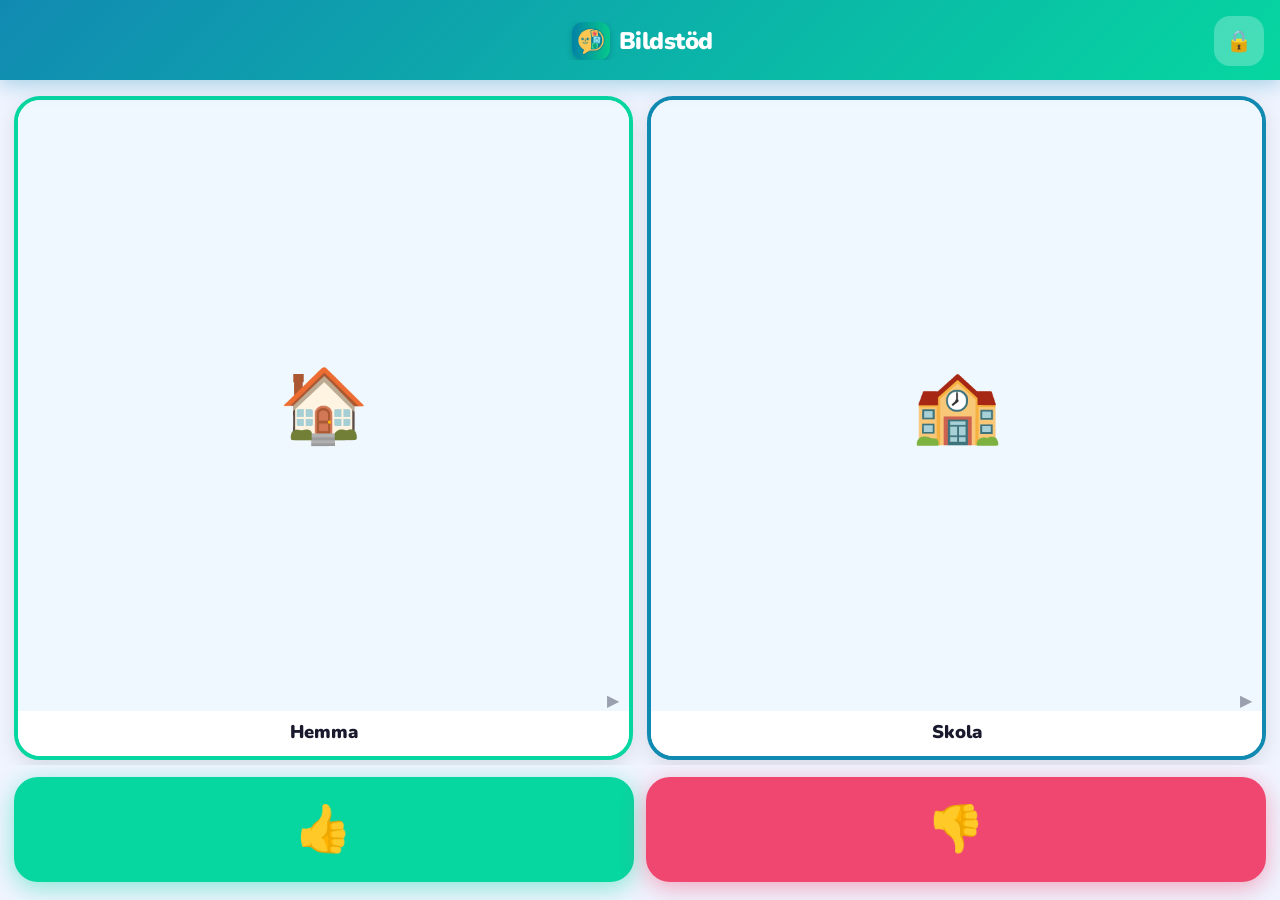
<file: index.html>
<!DOCTYPE html>
<html lang="sv">
<head>
  <meta charset="UTF-8">
  <meta name="viewport" content="width=device-width, initial-scale=1.0, viewport-fit=cover">
  <meta name="apple-mobile-web-app-capable" content="yes">
  <meta name="apple-mobile-web-app-status-bar-style" content="black-translucent">
  <meta name="apple-mobile-web-app-title" content="Bildstöd">
  <meta name="mobile-web-app-capable" content="yes">
  <meta name="theme-color" content="#118AB2">
  <link rel="icon" href="icon-192.png">
  <link rel="apple-touch-icon" href="icon-192.png">
  <link rel="manifest" href="manifest.json">
  <link rel="preload" href="fonts/nunito-900.woff2" as="font" type="font/woff2" crossorigin>
  <title>Bildstöd</title>
  <link rel="stylesheet" href="app.css">
</head>
<body>
<div id="app">
  <header id="header">
    <button id="backBtn" class="hidden" aria-label="Tillbaka">←</button>
    <div id="appTitle" role="heading" aria-level="1"><img class="title-icon" src="icon-192.png" alt=""><span class="title-text">Bildstöd</span></div>
    <div class="header-btns">
      <button class="hbtn" id="lockBtn" aria-label="Vuxenläge (låst)">🔒</button>
      <button class="hbtn hidden" id="addBtn" aria-label="Lägg till">＋</button>
    </div>
  </header>
  <div class="update-bar" id="updateBar" role="status" hidden>
    <span>✨ En ny version finns</span>
    <button id="updateBtn">Uppdatera</button>
  </div>
  <div class="adult-bar" id="adultBar">🔓 VUXENLÄGE — tryck 🔓 för att låsa<span class="hint-sub">Håll in ett kort och dra för att flytta det</span></div>

  <div class="strip" id="strip" hidden>
    <div class="strip-items" id="stripItems" aria-live="polite"></div>
    <button class="strip-btn" id="stripPlay" aria-label="Läs upp meningen">▶</button>
    <button class="strip-btn" id="stripBack" aria-label="Ta bort sista ordet">⌫</button>
    <button class="strip-btn" id="stripClear" aria-label="Rensa meningen">✕</button>
  </div>

  <main id="grid" aria-label="Bildkort">
    <div id="empty">
      <div class="ei" aria-hidden="true">🌟</div>
      <h2>Välkommen!</h2>
      <p>Lås upp vuxenläget (🔒)<br>för att lägga till kort.</p>
    </div>
  </main>

  <footer>
    <button class="yn" id="yesBtn" aria-label="Ja">👍</button>
    <button class="yn" id="noBtn" aria-label="Nej">👎</button>
  </footer>
</div>

<!-- BEKRÄFTA -->
<div class="overlay" id="confirmOverlay" role="dialog" aria-modal="true" aria-labelledby="confirmTitle">
  <div class="modal">
    <div class="mhandle"></div>
    <h2 id="confirmTitle">Ta bort?</h2>
    <div id="confirmMsg"></div>
    <div class="confirm-btns">
      <button id="confirmNo">Avbryt</button>
      <button id="confirmYes">🗑️ Ta bort</button>
    </div>
  </div>
</div>

<!-- PIN / VUXENMENY -->
<div class="overlay" id="pinOverlay" role="dialog" aria-modal="true" aria-labelledby="pinTitle">
  <div class="modal">
    <div class="mhandle"></div>
    <h2 id="pinTitle">🔒 Vuxenläge</h2>
    <div class="msub" id="pinSubtitle">Ange PIN-kod</div>
    <div class="pin-display" id="pinDisplay" aria-hidden="true">
      <div class="pin-dot" id="d0"></div><div class="pin-dot" id="d1"></div>
      <div class="pin-dot" id="d2"></div><div class="pin-dot" id="d3"></div>
    </div>
    <div class="pin-answer" id="pinAnswer" hidden></div>
    <div class="numpad" id="theNumpad">
      <button class="numpad-btn" data-n="1">1</button>
      <button class="numpad-btn" data-n="2">2</button>
      <button class="numpad-btn" data-n="3">3</button>
      <button class="numpad-btn" data-n="4">4</button>
      <button class="numpad-btn" data-n="5">5</button>
      <button class="numpad-btn" data-n="6">6</button>
      <button class="numpad-btn" data-n="7">7</button>
      <button class="numpad-btn" data-n="8">8</button>
      <button class="numpad-btn" data-n="9">9</button>
      <button class="numpad-btn empty" tabindex="-1" aria-hidden="true"></button>
      <button class="numpad-btn" data-n="0">0</button>
      <button class="numpad-btn del-btn" id="pinDel" aria-label="Radera siffra">⌫</button>
    </div>
    <div class="pin-error-msg" id="pinError" role="alert"></div>
    <button class="link-btn" id="pinForgot">Glömt PIN-koden?</button>

    <div class="change-pin-area" id="changePinArea">

      <div class="acc-section">
        <button class="acc-head">⚙️ Visning <span class="arrow">▶</span></button>
        <div class="acc-body">
          <button class="mbtn mb-dark" id="themeBtn">🌓 Tema: Automatiskt</button>
          <div class="set-label">Kort per rad</div>
          <div class="seg" id="colsSeg" role="group" aria-label="Kort per rad">
            <button data-cols="1">1</button><button data-cols="2">2</button><button data-cols="3">3</button><button data-cols="4">4</button>
          </div>
          <div class="set-label">Meningsremsa</div>
          <button class="mbtn mb-gray" id="stripToggle">🧩 Meningsremsa: Av</button>
          <div class="hint">Korten samlas i en rad överst och kan läsas upp som en mening, t.ex. ”Jag vill” + ”äta” + ”glass”.</div>
        </div>
      </div>

      <div class="acc-section">
        <button class="acc-head">🗣️ Röst & ljud <span class="arrow">▶</span></button>
        <div class="acc-body">
          <div class="set-label">Röst</div>
          <select id="voiceSelect" aria-label="Röst"></select>
          <div class="set-label">Hastighet: <span id="rateVal"></span></div>
          <input type="range" id="rateRange" min="0.5" max="1.5" step="0.05" aria-label="Hastighet">
          <div class="set-label">Tonhöjd: <span id="pitchVal"></span></div>
          <input type="range" id="pitchRange" min="0.5" max="1.8" step="0.05" aria-label="Tonhöjd">
          <button class="mbtn mb-blue" id="voiceTest">🔊 Testa rösten</button>
          <div class="set-label">Egen röst för 👍 och 👎</div>
          <div class="hint">Spela in din egen röst istället för talsyntesen</div>
          <button class="mbtn mb-green" id="recYesBtn">🎙️ Spela in "Ja" 👍</button>
          <audio id="yesAudPrev" controls style="display:none;width:100%;max-width:280px;margin:0 auto"></audio>
          <button class="mbtn mb-gray" id="delYesBtn" style="display:none">🔇 Ta bort "Ja"-ljud</button>
          <button class="mbtn mb-red" id="recNoBtn">🎙️ Spela in "Nej" 👎</button>
          <audio id="noAudPrev" controls style="display:none;width:100%;max-width:280px;margin:0 auto"></audio>
          <button class="mbtn mb-gray" id="delNoBtn" style="display:none">🔇 Ta bort "Nej"-ljud</button>
          <div id="yesNoRecActive" style="display:none">
            <div class="rec-wrap">
              <div class="rec-ind"><div class="rec-dot"></div>Spelar in…</div>
              <button class="mbtn mb-dark" id="yesNoStopBtn">⏹ Stoppa inspelning</button>
            </div>
          </div>
        </div>
      </div>

      <div class="acc-section">
        <button class="acc-head">👧 Profiler & skolläge <span class="arrow">▶</span></button>
        <div class="acc-body">
          <div class="hint">Varje profil har egna kort. Bra om flera barn delar samma platta.</div>
          <div id="profileList" style="display:flex;flex-direction:column;gap:8px"></div>
          <input type="text" id="newProfileName" placeholder="Namn på ny profil…" maxlength="20">
          <button class="mbtn mb-blue" id="addProfileBtn">➕ Skapa profil</button>
          <div class="set-label">📌 Skolläge</div>
          <div class="hint" id="lockInfo"></div>
          <button class="mbtn mb-purple" id="lockFolderBtn">📌 Lås till denna kategori</button>
        </div>
      </div>

      <div class="acc-section">
        <button class="acc-head">🔐 Säkerhetskopia & PIN <span class="arrow">▶</span></button>
        <div class="acc-body">
          <div class="set-label">Säkerhetskopia</div>
          <div class="hint">Gäller den aktiva profilen.</div>
          <button class="mbtn mb-blue" id="exportBtn">📤 Spara säkerhetskopia</button>
          <button class="mbtn mb-blue" id="importBtn">📥 Återställ från fil</button>
          <div class="set-label">Byt PIN-kod</div>
          <input type="password" inputmode="numeric" pattern="[0-9]{4}" autocomplete="new-password" id="newPin1" placeholder="Ny PIN (4 siffror)" maxlength="4" aria-label="Ny PIN-kod">
          <input type="password" inputmode="numeric" pattern="[0-9]{4}" autocomplete="new-password" id="newPin2" placeholder="Upprepa PIN" maxlength="4" aria-label="Upprepa PIN-kod">
          <button class="mbtn mb-purple" id="savePinBtn">Spara ny PIN-kod</button>
        </div>
      </div>

      <button class="mbtn mb-red" id="lockNowBtn">🔒 Lås vuxenläge</button>
      <button class="link-btn" id="supportBtn">☕ Bildstöd är gratis – stöd utvecklingen via Swish ❤️</button>
      <input type="file" id="importFileInput" accept="application/json,.json" class="file-hidden">
    </div>
    <button class="mbtn mb-gray" style="margin:16px auto 0;max-width:280px" id="pinCancel">Avbryt</button>
  </div>
</div>

<!-- LÄGG TILL -->
<div class="overlay" id="addOverlay" role="dialog" aria-modal="true" aria-labelledby="mTitle">
  <div class="modal">
    <div class="mhandle"></div>
    <h2 id="mTitle">Lägg till</h2>
    <div class="step active" id="s0">
      <span class="step-hint">Vad vill du lägga till?</span>
      <div class="type-row">
        <button class="type-card" id="chooseFolder"><span class="ti" aria-hidden="true">📁</span><span class="tl">Kategori</span><span class="ts">Öppnar fler bilder</span></button>
        <button class="type-card" id="chooseCard"><span class="ti" aria-hidden="true">🖼️</span><span class="tl">Bildkort</span><span class="ts">Spelar upp ljud</span></button>
      </div>
      <button class="mbtn mb-gray" id="s0Cancel">✕ Avbryt</button>
    </div>
    <div class="step" id="sF">
      <span class="step-hint">Kategori</span>
      <button class="photo-tap" id="fPhotoArea" aria-label="Välj bild"><div class="pt-hint"><span>📷</span><small>Bild (valfritt)</small></div></button>
      <div class="emoji-wrap">
        <input type="text" id="emojiSearch" placeholder="🔍 Sök symbol…" maxlength="30" aria-label="Sök symbol">
        <div class="emoji-row" id="emojiRow"></div>
        <div class="hint">← Svep för fler →</div>
      </div>
      <input type="text" id="fName" placeholder="Kategorinamn…" maxlength="20" aria-label="Kategorinamn">
      <button class="mbtn mb-green" id="saveFolder">💾 Spara kategori</button>
      <button class="mbtn mb-gray" id="fBack">← Tillbaka</button>
    </div>
    <div class="step" id="sC1">
      <span class="step-hint">Steg 1 – Bild och namn</span>
      <button class="photo-tap" id="cPhotoArea" aria-label="Ta eller välj bild"><div class="pt-hint"><span>📷</span><small>Tryck för att ta bild</small></div></button>
      <span class="or-divider">— ELLER VÄLJ EN SYMBOL —</span>
      <div class="emoji-wrap">
        <input type="text" id="cEmojiSearch" placeholder="🔍 Sök symbol…" maxlength="30" aria-label="Sök symbol">
        <div class="emoji-row" id="cEmojiRow"></div>
        <div class="hint">← Svep för fler →</div>
      </div>
      <input type="text" id="cName" placeholder="Vad heter det?" maxlength="20" aria-label="Namn på kortet">
      <button class="mbtn mb-blue" id="goAudio">Nästa: Spela in ljud →</button>
      <button class="mbtn mb-gray" id="c1Back">← Tillbaka</button>
    </div>
    <div class="step" id="sC2">
      <span class="step-hint">Steg 2 – Ljud (valfritt)</span>
      <div class="audio-mini" id="aMini" aria-hidden="true"></div>
      <div id="recIdle" style="display:flex;flex-direction:column;align-items:center;gap:12px;width:100%;max-width:320px">
        <button class="mbtn mb-red" id="recordBtn">🎙️ Spela in direkt</button>
        <span class="or-divider">— ELLER —</span>
        <button class="mbtn mb-lavender" id="uploadAudioBtn">📂 Välj ljudfil (Röstmemon)</button>
        <div class="hint">Spela in i Röstmemon → dela → Spara i Filer → välj här</div>
      </div>
      <div id="recActive" style="display:none">
        <div class="rec-wrap">
          <div class="rec-ind"><div class="rec-dot"></div>Spelar in…</div>
          <button class="mbtn mb-dark" id="stopBtn">⏹ Stoppa inspelning</button>
        </div>
      </div>
      <audio id="audPrev" controls style="display:none"></audio>
      <input type="file" id="audioFileInput" accept="audio/*" class="file-hidden">
      <button class="mbtn mb-green" id="saveCard">💾 Spara bildkortet</button>
      <button class="mbtn mb-gray" id="skipAudio">Hoppa över ljud</button>
      <button class="mbtn mb-gray" id="c2Back">← Tillbaka</button>
    </div>
    <input type="file" id="fileInput" accept="image/*" class="file-hidden">
  </div>
</div>

<!-- REDIGERA -->
<div class="overlay" id="editOverlay" role="dialog" aria-modal="true" aria-labelledby="editTitle">
  <div class="modal">
    <div class="mhandle"></div>
    <h2 id="editTitle">Redigera</h2>
    <div class="step active">
      <span class="step-hint">Ändra bild, namn och ljud</span>
      <button class="photo-tap" id="ePhotoArea" aria-label="Byt bild"><div class="pt-hint"><span>📷</span><small>Tryck för att byta bild</small></div></button>
      <div class="emoji-wrap" id="eEmojiWrap">
        <input type="text" id="eEmojiSearch" placeholder="🔍 Sök symbol…" maxlength="30" aria-label="Sök symbol">
        <div class="emoji-row" id="eEmojiRow"></div>
        <div class="hint">← Svep för fler →</div>
      </div>
      <input type="text" id="eName" placeholder="Namn…" maxlength="20" aria-label="Namn">
      <div id="eAudioSection" style="width:100%;max-width:320px;display:flex;flex-direction:column;align-items:center;gap:10px">
        <audio id="eAudPrev" controls style="display:none"></audio>
        <button class="mbtn mb-red" id="eRecordBtn">🎙️ Spela in nytt ljud</button>
        <div id="eRecActive" style="display:none">
          <div class="rec-wrap">
            <div class="rec-ind"><div class="rec-dot"></div>Spelar in…</div>
            <button class="mbtn mb-dark" id="eStopBtn">⏹ Stoppa inspelning</button>
          </div>
        </div>
        <button class="mbtn mb-lavender" id="eUploadAudioBtn">📂 Välj ljudfil</button>
        <button class="mbtn mb-gray" id="eRemoveAudioBtn" style="display:none">🔇 Ta bort ljud</button>
      </div>
      <button class="mbtn mb-gray" id="eHideBtn">👁️ Synlig för barnet</button>
      <button class="mbtn mb-green" id="eSave">💾 Spara ändringar</button>
      <button class="mbtn mb-gray" id="eCancel">✕ Avbryt</button>
    </div>
    <input type="file" id="eFileInput" accept="image/*" class="file-hidden">
    <input type="file" id="eAudioFileInput" accept="audio/*" class="file-hidden">
  </div>
</div>

<!-- VAD ÄR NYTT -->
<div class="overlay" id="whatsNewOverlay" style="align-items:center;justify-content:center" role="dialog" aria-modal="true" aria-labelledby="wnTitle">
  <div class="modal" style="width:calc(100% - 48px);max-width:360px;border-radius:26px;padding:28px 24px 24px">
    <div style="text-align:center;font-size:3rem;margin-bottom:10px" aria-hidden="true">🎉</div>
    <h2 id="wnTitle" style="margin-bottom:6px">Nyheter!</h2>
    <div id="wnVersion" class="hint" style="margin-bottom:18px"></div>
    <div id="wnList" style="font-size:.98rem;font-weight:700;line-height:1.7;margin-bottom:24px"></div>
    <button class="mbtn mb-green" id="wnClose" style="margin:0 auto">Toppen! 👍</button>
  </div>
</div>

<!-- VÄLJ BILDKÄLLA (Android) -->
<div class="overlay" id="srcOverlay" style="z-index:290;align-items:center;justify-content:center" role="dialog" aria-modal="true">
  <div class="modal" style="width:calc(100% - 60px);max-width:320px;border-radius:26px;padding:26px 22px;transform:none;display:flex;flex-direction:column;gap:10px;align-items:center">
    <h2 style="margin-bottom:8px">Lägg till bild</h2>
    <button class="mbtn mb-blue" id="srcCamera">📷 Ta bild</button>
    <button class="mbtn mb-lavender" id="srcGallery">🖼️ Välj från galleri</button>
    <button class="mbtn mb-gray" id="srcCancel">✕ Avbryt</button>
  </div>
</div>

<!-- BESKÄRNING -->
<div class="overlay" id="cropOverlay" role="dialog" aria-modal="true">
  <div class="modal">
    <h2>Justera bilden</h2>
    <div class="msub">Dra för att flytta · Nyp eller använd reglaget för att zooma</div>
    <div id="cropView"><img id="cropImg" alt=""></div>
    <input type="range" id="cropZoom" min="0" max="100" value="0" aria-label="Zoom">
    <div style="display:flex;gap:10px;justify-content:center">
      <button class="mbtn mb-gray" id="cropCancel" style="flex:1;max-width:140px">✕ Avbryt</button>
      <button class="mbtn mb-green" id="cropDone" style="flex:1;max-width:140px">✓ Klar</button>
    </div>
  </div>
</div>

<div class="toast" id="toastEl" role="status" aria-live="polite"></div>

<script src="vendor/Sortable.min.js"></script>
<script src="app.js"></script>
</body>
</html>
</file>
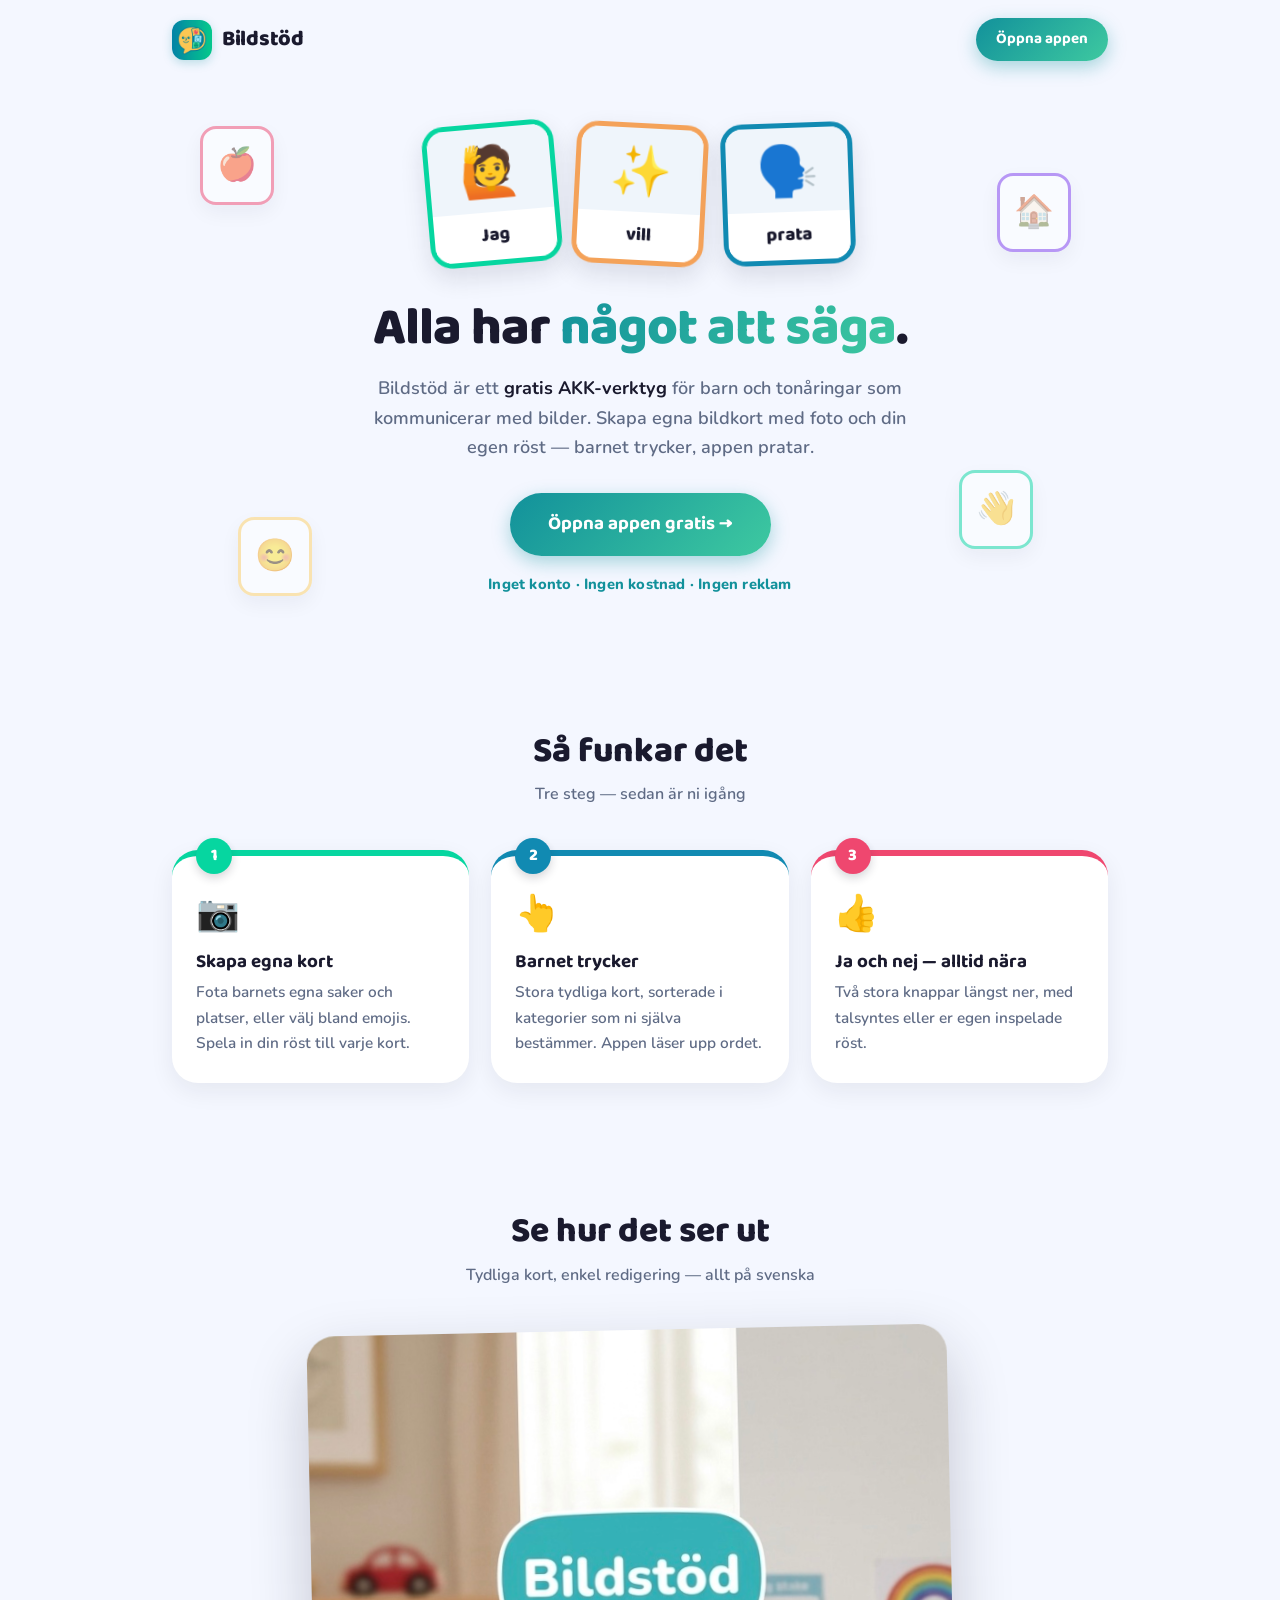
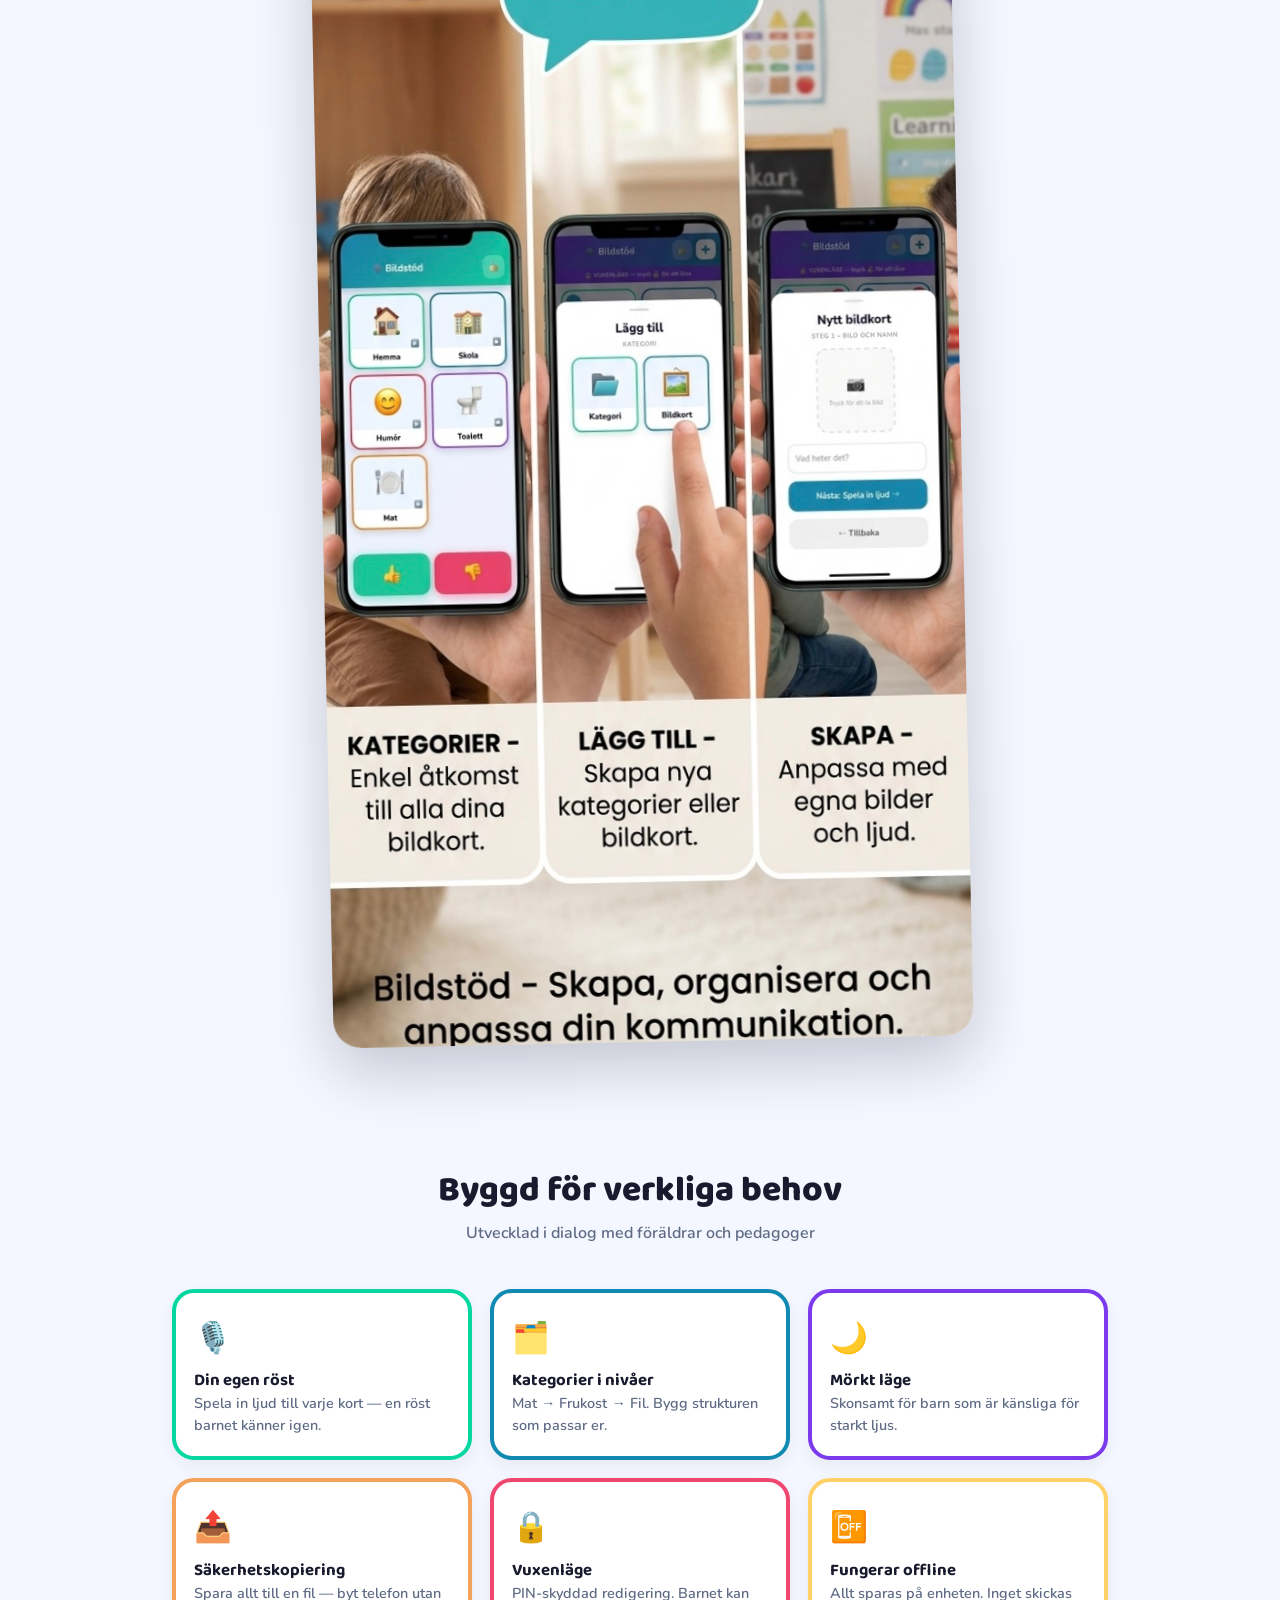
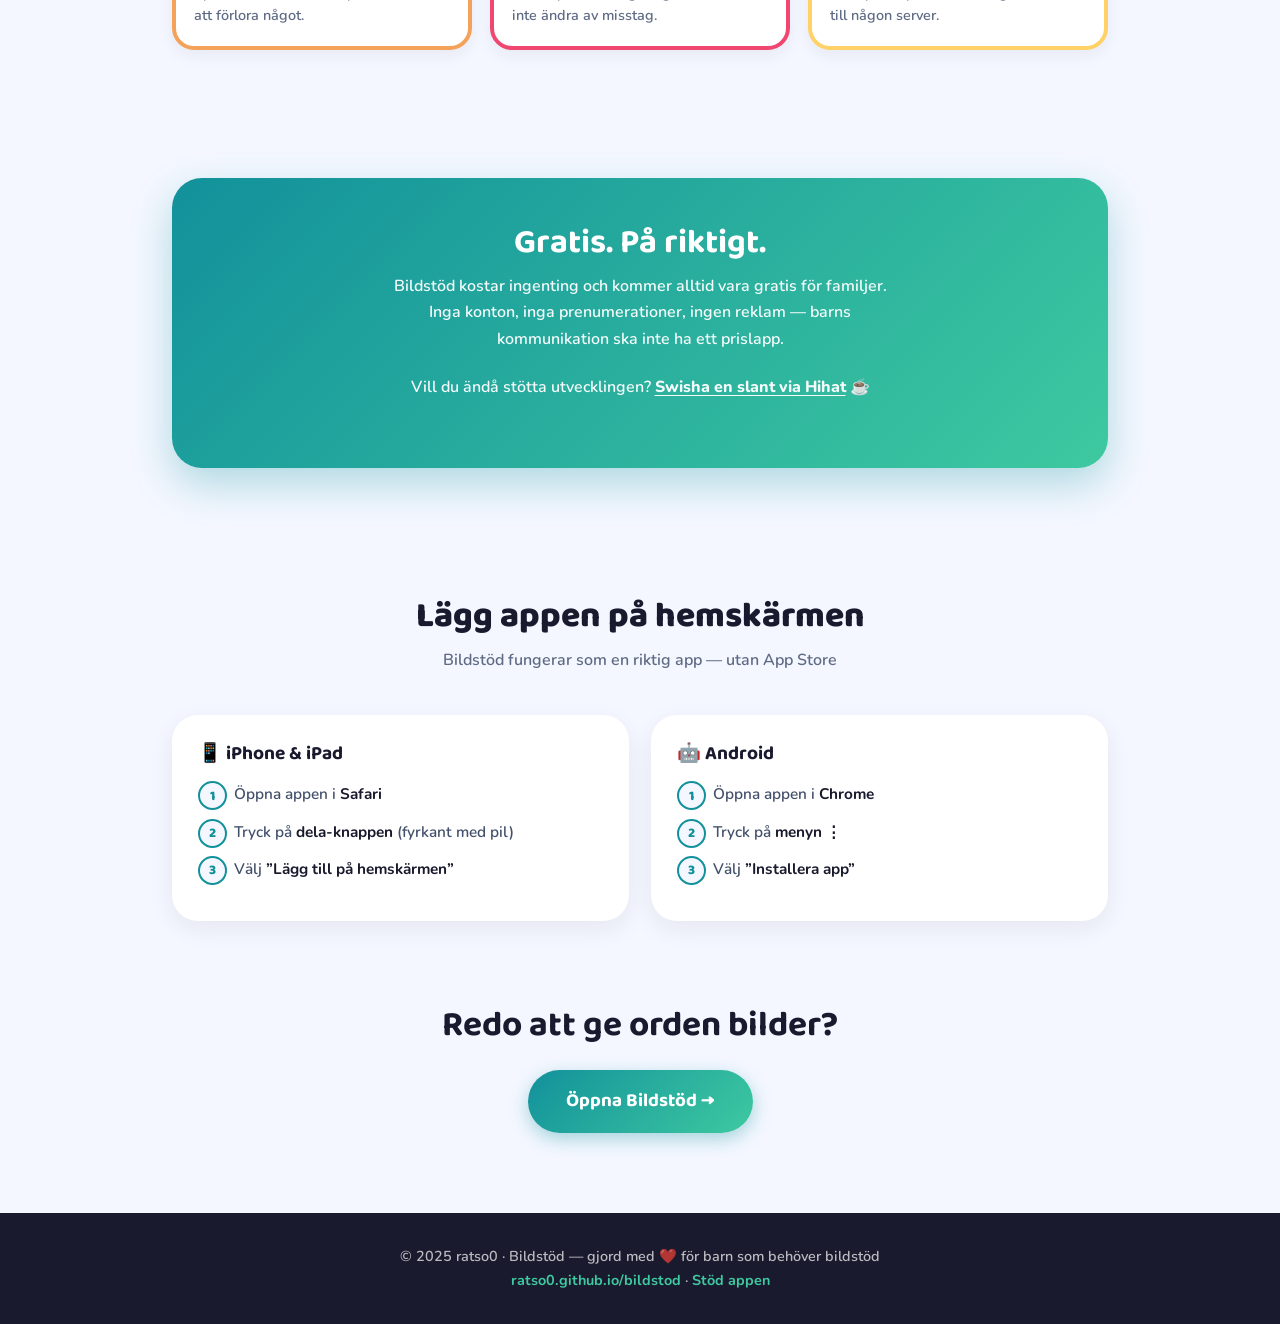
<file: landing.html>
<!DOCTYPE html>
<html lang="sv">
<head>
<meta charset="UTF-8">
<meta name="viewport" content="width=device-width, initial-scale=1.0">
<title>Bildstöd – Prata med bilder</title>
<meta name="description" content="Bildstöd är ett gratis AKK-verktyg för barn och tonåringar som kommunicerar med bilder. Egna bildkort med foto och röst. Inget konto, ingen kostnad, ingen reklam.">
<link rel="icon" href="icon-192.png">
<link rel="preconnect" href="https://fonts.googleapis.com">
<link rel="preconnect" href="https://fonts.gstatic.com" crossorigin>
<link href="https://fonts.googleapis.com/css2?family=Baloo+2:wght@600;700;800&family=Nunito:wght@500;600;700;800&display=swap" rel="stylesheet">
<style>
  :root{
    --bg:#F4F7FF;
    --ink:#1A1A2E;
    --muted:#5f6b85;
    --teal:#12919b;
    --mint:#3ec9a0;
    --green:#06D6A0;
    --pink:#EF476F;
    --blue:#118AB2;
    --purple:#7C3AED;
    --orange:#F4A259;
    --yellow:#FFD166;
    --card:#ffffff;
    --face:#EFF5FB;
    --stepnum:#43506b;
    --radius:22px;
  }
  @media (prefers-color-scheme: dark){
    :root{
      --bg:#12141c;
      --ink:#eef0f7;
      --muted:#a3adc4;
      --teal:#2fb9c4;
      --card:#1e2230;
      --face:#28304a;
      --stepnum:#c6cede;
    }
  }
  *{margin:0;padding:0;box-sizing:border-box}
  html{scroll-behavior:smooth}
  body{
    font-family:'Nunito',sans-serif;
    background:var(--bg);
    color:var(--ink);
    line-height:1.65;
    overflow-x:hidden;
  }
  h1,h2,h3{font-family:'Baloo 2',cursive;line-height:1.15}
  a{color:inherit}
  img{display:block}
  .wrap{max-width:980px;margin:0 auto;padding:0 22px}

  /* ── Toppbar ── */
  .topbar{display:flex;align-items:center;justify-content:space-between;padding:18px 0}
  .brand{display:flex;align-items:center;gap:10px;text-decoration:none}
  .brand img{width:40px;height:40px;border-radius:12px;box-shadow:0 3px 10px rgba(18,145,155,.25)}
  .brand span{font-family:'Baloo 2';font-weight:800;font-size:1.35rem;letter-spacing:-.3px}
  .btn{
    display:inline-block;font-family:'Baloo 2';font-weight:700;text-decoration:none;
    background:linear-gradient(135deg,var(--teal),var(--mint));color:#fff;
    padding:12px 26px;border-radius:999px;font-size:1.02rem;
    box-shadow:0 6px 18px rgba(18,145,155,.35);
    transition:transform .15s ease, box-shadow .15s ease;
  }
  .btn:hover{transform:translateY(-2px);box-shadow:0 10px 24px rgba(18,145,155,.45)}
  .btn:focus-visible{outline:3px solid var(--ink);outline-offset:3px}
  .btn.small{padding:9px 20px;font-size:.95rem}
  .btn.big{padding:16px 38px;font-size:1.18rem}

  /* ── Hero: meningen byggd av bildkort ── */
  .hero{text-align:center;padding:44px 0 70px;position:relative}
  /* Svävande dekorkort i bakgrunden */
  .float-card{
    position:absolute;font-size:2rem;background:var(--card);
    border:3px solid var(--c);border-radius:16px;padding:10px 14px;
    box-shadow:0 8px 20px rgba(26,26,46,.10);opacity:.5;z-index:-1;
    animation:floaty 6s ease-in-out infinite;animation-delay:var(--fd,0s);
  }
  @keyframes floaty{
    0%,100%{transform:translateY(0) rotate(var(--r,0deg))}
    50%{transform:translateY(-14px) rotate(var(--r,0deg))}
  }
  .fc1{top:8%;left:3%;--c:var(--pink);--r:-8deg;--fd:.3s}
  .fc2{top:16%;right:4%;--c:var(--purple);--r:7deg;--fd:1.2s}
  .fc3{bottom:12%;left:7%;--c:var(--yellow);--r:5deg;--fd:2s}
  .fc4{bottom:20%;right:8%;--c:var(--green);--r:-5deg;--fd:.8s}
  @media(max-width:760px){.float-card{display:none}}
  .card-sentence{
    display:flex;justify-content:center;align-items:flex-end;gap:16px;
    margin:0 auto 34px;flex-wrap:wrap;
  }
  .pcard{
    width:132px;background:var(--card);border:5px solid var(--c);
    border-radius:var(--radius);box-shadow:0 10px 24px rgba(26,26,46,.12);
    overflow:hidden;transform:rotate(var(--r));
    animation:dealIn .55s cubic-bezier(.34,1.5,.5,1) both;
    animation-delay:var(--d);
    transition:transform .25s ease, box-shadow .25s ease;
  }
  .pcard:hover{transform:rotate(0deg) translateY(-8px) scale(1.05);box-shadow:0 18px 36px rgba(26,26,46,.2)}
  .pcard .inner{animation:bob 4s ease-in-out infinite;animation-delay:var(--d)}
  @keyframes bob{0%,100%{transform:translateY(0)}50%{transform:translateY(-6px)}}
  .pcard .face{background:var(--face);font-size:3.1rem;padding:20px 0 14px;text-align:center;line-height:1}
  .pcard .word{
    font-family:'Baloo 2';font-weight:800;font-size:1.15rem;text-align:center;
    padding:8px 6px 10px;background:var(--card);
  }
  @keyframes dealIn{
    from{opacity:0;transform:translateY(26px) rotate(var(--r)) scale(.92)}
    to{opacity:1;transform:translateY(0) rotate(var(--r)) scale(1)}
  }
  .hero{position:relative}
  .bg-emoji{
    position:absolute;font-size:5.5rem;opacity:.07;pointer-events:none;user-select:none;
    animation:bob 6s ease-in-out infinite;
  }
  .hero h1{font-size:clamp(2.2rem,5.5vw,3.3rem);font-weight:800;letter-spacing:-1px;margin-bottom:14px}
  .hero h1 .grad{
    background:linear-gradient(120deg,var(--teal),var(--mint));
    -webkit-background-clip:text;background-clip:text;color:transparent;
  }
  /* Scrollavslöjanden */
  .reveal{opacity:0;transform:translateY(28px);transition:opacity .6s ease, transform .6s cubic-bezier(.22,1,.36,1)}
  .reveal.in{opacity:1;transform:none}
  .hero .sub{
    font-size:1.13rem;font-weight:600;color:var(--muted);
    max-width:560px;margin:0 auto 30px;
  }
  .hero .sub strong{color:var(--ink)}
  .freeline{margin-top:16px;font-weight:800;font-size:.92rem;color:var(--teal);letter-spacing:.2px}

  /* ── Scroll-reveal ── */
  .rv{opacity:0;transform:translateY(28px);transition:opacity .6s ease,transform .6s cubic-bezier(.22,1,.36,1)}
  .rv.in{opacity:1;transform:none}

  /* ── Promo-bild ── */
  .promo-frame{
    max-width:560px;margin:0 auto;border-radius:30px;overflow:hidden;
    box-shadow:0 24px 60px rgba(18,145,155,.28);
    border:6px solid var(--card);
    transform:rotate(-1.2deg);
    transition:transform .3s ease;
  }
  .promo-frame:hover{transform:rotate(0deg) scale(1.01)}
  .promo-frame img{width:100%;height:auto}

  /* ── Sektioner ── */
  section{padding:64px 0}
  .sect-title{text-align:center;font-size:clamp(1.7rem,4vw,2.2rem);font-weight:800;margin-bottom:10px}
  .sect-sub{text-align:center;color:var(--muted);font-weight:600;max-width:520px;margin:0 auto 42px}

  /* Så funkar det – tre steg */
  .steps{display:grid;grid-template-columns:repeat(3,1fr);gap:22px}
  .step{
    background:var(--card);border-radius:26px;padding:28px 24px;
    box-shadow:0 8px 24px rgba(26,26,46,.07);position:relative;
    border-top:6px solid var(--c);
  }
  .step .num{
    position:absolute;top:-18px;left:24px;width:36px;height:36px;border-radius:50%;
    background:var(--c);color:#fff;font-family:'Baloo 2';font-weight:800;font-size:1.05rem;
    display:flex;align-items:center;justify-content:center;box-shadow:0 4px 10px rgba(26,26,46,.18);
  }
  .step .ico{font-size:2.2rem;margin-bottom:10px}
  .step h3{font-size:1.18rem;margin-bottom:6px}
  .step p{font-size:.96rem;color:var(--muted);font-weight:600}

  /* Funktioner – kort i appens stil */
  .feats{display:grid;grid-template-columns:repeat(3,1fr);gap:18px}
  .feat{
    background:var(--card);border:4px solid var(--c);border-radius:var(--radius);
    padding:20px 18px;box-shadow:0 6px 16px rgba(26,26,46,.06);
  }
  .feat .ico{font-size:1.9rem;margin-bottom:8px}
  .feat h3{font-size:1.05rem;margin-bottom:3px}
  .feat p{font-size:.9rem;color:var(--muted);font-weight:600;line-height:1.5}

  /* Skärmbilder */
  .shots{max-width:640px;margin:0 auto}
  .shots img{
    width:100%;border-radius:28px;
    box-shadow:0 24px 60px rgba(26,26,46,.22);
    transform:rotate(-1.2deg);
    transition:transform .3s ease;
  }
  .shots img:hover{transform:rotate(0deg) scale(1.015)}

  /* Gratis-remsa */
  .free{
    background:linear-gradient(135deg,var(--teal),var(--mint));
    border-radius:30px;color:#fff;text-align:center;
    padding:46px 26px;box-shadow:0 16px 40px rgba(18,145,155,.3);
  }
  .free h2{font-size:clamp(1.6rem,4vw,2.1rem);margin-bottom:10px}
  .free p{font-weight:600;max-width:520px;margin:0 auto 22px;opacity:.95}
  .free a.support{
    color:#fff;font-weight:800;text-decoration:underline;text-underline-offset:3px;
  }

  /* Installera */
  .installs{display:grid;grid-template-columns:1fr 1fr;gap:22px}
  .inst{
    background:var(--card);border-radius:26px;padding:28px 26px;
    box-shadow:0 8px 24px rgba(26,26,46,.07);
  }
  .inst h3{font-size:1.2rem;margin-bottom:16px;display:flex;align-items:center;gap:8px}
  .inst ol{list-style:none;counter-reset:s}
  .inst li{
    counter-increment:s;position:relative;padding-left:36px;margin-bottom:12px;
    font-weight:600;font-size:.96rem;color:var(--stepnum);
  }
  .inst li::before{
    content:counter(s);position:absolute;left:0;top:0;
    width:25px;height:25px;border-radius:50%;background:var(--bg);
    border:2.5px solid var(--teal);color:var(--teal);
    font-family:'Baloo 2';font-weight:800;font-size:.85rem;
    display:flex;align-items:center;justify-content:center;
  }
  .inst li strong{color:var(--ink)}

  /* Slut-CTA */
  .final{text-align:center;padding:20px 0 80px}
  .final h2{font-size:clamp(1.7rem,4vw,2.2rem);margin-bottom:24px}

  footer{
    background:var(--ink);color:rgba(255,255,255,.7);
    text-align:center;padding:32px 22px;font-size:.9rem;font-weight:600;
  }
  footer a{color:var(--mint);font-weight:700;text-decoration:none}
  footer a:hover{text-decoration:underline}

  @media(max-width:760px){
    .steps{grid-template-columns:1fr}
    .feats{grid-template-columns:1fr 1fr}
    .installs{grid-template-columns:1fr}
    .pcard{width:104px}
    .pcard .face{font-size:2.4rem;padding:16px 0 10px}
    .pcard .word{font-size:.98rem}
    .card-sentence{gap:10px}
    section{padding:48px 0}
  }
  @media(max-width:420px){
    .feats{grid-template-columns:1fr}
  }
  @media(prefers-reduced-motion:reduce){
    .pcard,.pcard .inner,.float-card{animation:none}
    .btn,.reveal{transition:none}
    .reveal{opacity:1;transform:none}
    html{scroll-behavior:auto}
  }
</style>
</head>
<body>

<div class="wrap">
  <header class="topbar">
    <a class="brand" href="#">
      <img src="icon-192.png" alt="Bildstöds logotyp">
      <span>Bildstöd</span>
    </a>
    <a class="btn small" href="https://ratso0.github.io/bildstod/">Öppna appen</a>
  </header>

  <!-- HERO -->
  <section class="hero">
    <div class="float-card fc1" aria-hidden="true">🍎</div>
    <div class="float-card fc2" aria-hidden="true">🏠</div>
    <div class="float-card fc3" aria-hidden="true">😊</div>
    <div class="float-card fc4" aria-hidden="true">👋</div>
    <div class="card-sentence" aria-hidden="true">
      <div class="pcard" style="--c:var(--green);--r:-5deg;--d:.05s">
        <div class="inner"><div class="face">🙋</div><div class="word">Jag</div></div>
      </div>
      <div class="pcard" style="--c:var(--orange);--r:3deg;--d:.18s">
        <div class="inner"><div class="face">✨</div><div class="word">vill</div></div>
      </div>
      <div class="pcard" style="--c:var(--blue);--r:-2deg;--d:.31s">
        <div class="inner"><div class="face">🗣️</div><div class="word">prata</div></div>
      </div>
    </div>

    <h1>Alla har <span class="grad">något att säga</span>.</h1>
    <p class="sub">Bildstöd är ett <strong>gratis AKK-verktyg</strong> för barn och tonåringar som kommunicerar med bilder. Skapa egna bildkort med foto och din egen röst — barnet trycker, appen pratar.</p>
    <a class="btn big" href="https://ratso0.github.io/bildstod/">Öppna appen gratis →</a>
    <div class="freeline">Inget konto · Ingen kostnad · Ingen reklam</div>
  </section>
</div>

<!-- SÅ FUNKAR DET -->
<section>
  <div class="wrap reveal">
    <h2 class="sect-title">Så funkar det</h2>
    <p class="sect-sub">Tre steg — sedan är ni igång</p>
    <div class="steps">
      <div class="step rv" style="--c:var(--green)">
        <div class="num">1</div>
        <div class="ico">📷</div>
        <h3>Skapa egna kort</h3>
        <p>Fota barnets egna saker och platser, eller välj bland emojis. Spela in din röst till varje kort.</p>
      </div>
      <div class="step rv" style="--c:var(--blue)">
        <div class="num">2</div>
        <div class="ico">👆</div>
        <h3>Barnet trycker</h3>
        <p>Stora tydliga kort, sorterade i kategorier som ni själva bestämmer. Appen läser upp ordet.</p>
      </div>
      <div class="step rv" style="--c:var(--pink)">
        <div class="num">3</div>
        <div class="ico">👍</div>
        <h3>Ja och nej — alltid nära</h3>
        <p>Två stora knappar längst ner, med talsyntes eller er egen inspelade röst.</p>
      </div>
    </div>
  </div>
</section>

<!-- SKÄRMBILDER -->
<section>
  <div class="wrap reveal">
    <h2 class="sect-title">Se hur det ser ut</h2>
    <p class="sect-sub">Tydliga kort, enkel redigering — allt på svenska</p>
    <div class="shots">
      <img src="skarmar.jpeg" alt="Tre skärmbilder från Bildstöd: kategorivyn med bildkort, dialog för att lägga till kategori eller bildkort, och formulär för att skapa nytt bildkort med bild och ljud." loading="lazy">
    </div>
  </div>
</section>

<!-- FUNKTIONER -->
<section>
  <div class="wrap reveal">
    <h2 class="sect-title">Byggd för verkliga behov</h2>
    <p class="sect-sub">Utvecklad i dialog med föräldrar och pedagoger</p>
    <div class="feats">
      <div class="feat" style="--c:var(--green)"><div class="ico">🎙️</div><h3>Din egen röst</h3><p>Spela in ljud till varje kort — en röst barnet känner igen.</p></div>
      <div class="feat" style="--c:var(--blue)"><div class="ico">🗂️</div><h3>Kategorier i nivåer</h3><p>Mat → Frukost → Fil. Bygg strukturen som passar er.</p></div>
      <div class="feat" style="--c:var(--purple)"><div class="ico">🌙</div><h3>Mörkt läge</h3><p>Skonsamt för barn som är känsliga för starkt ljus.</p></div>
      <div class="feat" style="--c:var(--orange)"><div class="ico">📤</div><h3>Säkerhetskopiering</h3><p>Spara allt till en fil — byt telefon utan att förlora något.</p></div>
      <div class="feat" style="--c:var(--pink)"><div class="ico">🔒</div><h3>Vuxenläge</h3><p>PIN-skyddad redigering. Barnet kan inte ändra av misstag.</p></div>
      <div class="feat" style="--c:var(--yellow)"><div class="ico">📴</div><h3>Fungerar offline</h3><p>Allt sparas på enheten. Inget skickas till någon server.</p></div>
    </div>
  </div>
</section>

<!-- GRATIS -->
<section>
  <div class="wrap">
    <div class="free rv">
      <h2>Gratis. På riktigt.</h2>
      <p>Bildstöd kostar ingenting och kommer alltid vara gratis för familjer. Inga konton, inga prenumerationer, ingen reklam — barns kommunikation ska inte ha ett prislapp.</p>
      <p>Vill du ändå stötta utvecklingen? <a class="support" href="https://hihat.io/bildstd">Swisha en slant via Hihat</a> ☕</p>
    </div>
  </div>
</section>

<!-- INSTALLERA -->
<section>
  <div class="wrap reveal">
    <h2 class="sect-title">Lägg appen på hemskärmen</h2>
    <p class="sect-sub">Bildstöd fungerar som en riktig app — utan App Store</p>
    <div class="installs">
      <div class="inst rv">
        <h3>📱 iPhone &amp; iPad</h3>
        <ol>
          <li>Öppna appen i <strong>Safari</strong></li>
          <li>Tryck på <strong>dela-knappen</strong> (fyrkant med pil)</li>
          <li>Välj <strong>”Lägg till på hemskärmen”</strong></li>
        </ol>
      </div>
      <div class="inst rv">
        <h3>🤖 Android</h3>
        <ol>
          <li>Öppna appen i <strong>Chrome</strong></li>
          <li>Tryck på <strong>menyn ⋮</strong></li>
          <li>Välj <strong>”Installera app”</strong></li>
        </ol>
      </div>
    </div>
  </div>
</section>

<!-- SLUT-CTA -->
<div class="final wrap">
  <h2>Redo att ge orden bilder?</h2>
  <a class="btn big" href="https://ratso0.github.io/bildstod/">Öppna Bildstöd →</a>
</div>

<footer>
  © 2025 ratso0 · Bildstöd — gjord med ❤️ för barn som behöver bildstöd<br>
  <a href="https://ratso0.github.io/bildstod/">ratso0.github.io/bildstod</a> · <a href="https://hihat.io/bildstd">Stöd appen</a>
</footer>

<script>
(function(){
  var reduce = window.matchMedia('(prefers-reduced-motion: reduce)').matches;
  var els = document.querySelectorAll('.rv');
  if(reduce || !('IntersectionObserver' in window)){
    els.forEach(function(el){el.classList.add('in');});
    return;
  }
  var io = new IntersectionObserver(function(entries){
    entries.forEach(function(e){
      if(e.isIntersecting){ e.target.classList.add('in'); io.unobserve(e.target); }
    });
  },{threshold:.15});
  els.forEach(function(el){io.observe(el);});
})();
</script>
<script>
(function(){
  var els=document.querySelectorAll('.reveal');
  if(!('IntersectionObserver' in window)){els.forEach(function(e){e.classList.add('in')});return;}
  var io=new IntersectionObserver(function(entries){
    entries.forEach(function(en){ if(en.isIntersecting){ en.target.classList.add('in'); io.unobserve(en.target); } });
  },{threshold:0.12});
  els.forEach(function(e){io.observe(e)});
})();
</script>
</body>
</html>
</file>
<file: app.css>
/* ── TYPSNITT (lokalt, fungerar offline) ── */
@font-face { font-family: 'Nunito'; font-weight: 700; font-style: normal; font-display: swap; src: url('fonts/nunito-700.woff2') format('woff2'); }
@font-face { font-family: 'Nunito'; font-weight: 800; font-style: normal; font-display: swap; src: url('fonts/nunito-800.woff2') format('woff2'); }
@font-face { font-family: 'Nunito'; font-weight: 900; font-style: normal; font-display: swap; src: url('fonts/nunito-900.woff2') format('woff2'); }

*, *::before, *::after { box-sizing: border-box; margin: 0; padding: 0; }
:root {
  --green: #06D6A0; --red: #EF476F; --blue: #118AB2;
  --purple: #7C3AED; --text: #1A1A2E;
  --bg: #F0F4FF; --surface: #ffffff; --surface-2: #f5f6fa;
  --muted: #5f6678; --line: #e2e4ea;
  --cols: 2;
}
html { touch-action: manipulation; }
/* 100vh som #app: med viewport-fit=cover blir 100% för kort i iPhone-hemskärmsläge och klipper botten */
html, body {
  height: 100%; height: 100vh; overflow: hidden;
  font-family: 'Nunito', sans-serif;
  background: var(--bg);
  color: var(--text);
}
button { font-family: inherit; }
:focus-visible { outline: 4px solid #FFD166; outline-offset: 2px; }
[hidden] { display: none !important; }
.sr-only { position: absolute; width: 1px; height: 1px; overflow: hidden; clip: rect(0 0 0 0); white-space: nowrap; }

/* ── MÖRKT LÄGE ── */
body.dark { --bg: #12141c; --surface: #1e2230; --surface-2: #232a3d; --muted: #9aa1b5; --line: #3a4055; --text: #e8e8f0; background: var(--bg); color: var(--text); }
body.dark header { background: linear-gradient(135deg, #0b4a5e, #05705a); box-shadow: 0 4px 20px rgba(0,0,0,0.5); }
body.dark header.adult-mode { background: linear-gradient(135deg, #4a2494, #0b4a5e); }
body.dark .card { background: var(--surface); box-shadow: 0 6px 20px rgba(0,0,0,0.45); }
body.dark .card-label { background: var(--surface); color: var(--text); }
body.dark .card.folder .card-visual { background: #232a3d; }
body.dark .modal { background: var(--surface); color: var(--text); }
body.dark .modal h2 { color: var(--text); }
body.dark .modal input[type="text"], body.dark .modal input[type="password"], body.dark .modal select {
  background: #12141c; color: var(--text); border-color: var(--line);
}
body.dark .photo-tap { background: #232a3d; border-color: var(--line); }
body.dark .mb-gray { background: #3a4055; color: var(--text); }
body.dark .eopt { background: #232a3d; border-color: var(--line); }
body.dark .toast { background: #e8e8f0; color: #12141c; }
body.dark #cropView { border-color: #2fb9c4; background: #000; }
body.dark .numpad-btn { background: #2a3044; color: var(--text); }
body.dark .numpad-btn.del-btn { background: #3a2530; }
body.dark .type-card { background: #232a3d; border-color: var(--line); color: var(--text); }
body.dark #confirmMsg { color: var(--text); }
body.dark #confirmNo { background: #3a4055; color: var(--text); }
body.dark .strip { background: #1a1e2b; border-color: #2a3044; }
body.dark .strip-item { background: var(--surface); }
body.dark .seg button { background: #12141c; color: var(--text); border-color: var(--line); }
body.dark .profile-row { background: #12141c; }
/* 100vh sist: i iPhone-hemskärmsläge blir 100dvh för kort och lämnar ett glapp längst ner */
#app { display: flex; flex-direction: column; height: 100dvh; height: 100vh; }

/* ── HEADER ── */
header {
  flex-shrink: 0;
  background: linear-gradient(135deg, #118AB2, #06D6A0);
  /* safe-area: gradienten fortsätter upp bakom iPhonens statusfält */
  padding: calc(14px + env(safe-area-inset-top)) calc(16px + env(safe-area-inset-right)) 12px calc(16px + env(safe-area-inset-left));
  display: flex; align-items: center; gap: 12px;
  box-shadow: 0 4px 20px rgba(17,138,178,0.35);
  z-index: 20; transition: background 0.4s;
}
header.adult-mode { background: linear-gradient(135deg, #7C3AED, #118AB2); }

#backBtn {
  width: 54px; height: 54px; border-radius: 18px; border: none;
  background: rgba(255,255,255,0.3); color: white;
  font-size: 1.8rem; cursor: pointer; flex-shrink: 0;
  display: flex; align-items: center; justify-content: center;
  transition: background 0.15s, transform 0.1s;
}
#backBtn:active { background: rgba(255,255,255,0.5); transform: scale(0.9); }
#backBtn.hidden { visibility: hidden; }

#appTitle {
  flex: 1; min-width: 0; color: white; font-size: 1.5rem; font-weight: 900;
  letter-spacing: -0.5px; overflow: hidden; text-overflow: ellipsis; white-space: nowrap;
  display: flex; align-items: center; justify-content: center; gap: 9px;
}
#appTitle .title-icon {
  width: 38px; height: 38px; border-radius: 11px; flex-shrink: 0;
  object-fit: cover; box-shadow: 0 2px 6px rgba(0,0,0,0.2);
}
#appTitle .title-text { overflow: hidden; text-overflow: ellipsis; white-space: nowrap; }
#appTitle .title-profile { font-size: .85rem; font-weight: 800; background: rgba(255,255,255,.25); padding: 3px 10px; border-radius: 12px; flex-shrink: 0; }

.header-btns { display: flex; gap: 10px; flex-shrink: 0; }
.hbtn {
  width: 50px; height: 50px; border-radius: 16px; border: none;
  background: rgba(255,255,255,0.25); color: white;
  font-size: 1.3rem; cursor: pointer;
  display: flex; align-items: center; justify-content: center;
  transition: background 0.15s, transform 0.1s;
}
.hbtn:active { background: rgba(255,255,255,0.45); transform: scale(0.88); }
#addBtn { background: white; color: var(--blue); font-size: 2rem; font-weight: 900; box-shadow: 0 4px 14px rgba(0,0,0,0.2); }
#addBtn.hidden { display: none; }

.adult-bar { background: var(--purple); color: white; text-align: center; font-size: 0.85rem; font-weight: 800; padding: 7px; letter-spacing: 0.5px; display: none; }
.adult-bar.show { display: block; }
.adult-bar .hint-sub { display: block; font-weight: 700; font-size: .75rem; opacity: .9; letter-spacing: 0; }

/* ── UPPDATERING ── */
.update-bar { display: flex; align-items: center; justify-content: center; gap: 12px; background: #FFD166; color: #1A1A2E; font-weight: 800; font-size: .9rem; padding: 8px 12px; }
.update-bar button { border: none; border-radius: 12px; background: #1A1A2E; color: white; font-weight: 800; padding: 8px 14px; cursor: pointer; }

/* ── MENINGSREMSA ── */
.strip {
  flex-shrink: 0; display: flex; align-items: center; gap: 8px;
  background: white; border-bottom: 2px solid #e6eaf5; padding: 8px 10px;
  min-height: 84px;
}
.strip-items { flex: 1; display: flex; gap: 6px; overflow-x: auto; align-items: center; min-height: 68px; scrollbar-width: none; }
.strip-items::-webkit-scrollbar { display: none; }
.strip-empty { color: var(--muted); font-weight: 700; font-size: .9rem; padding-left: 4px; }
.strip-item {
  flex-shrink: 0; width: 62px; border-radius: 12px; background: var(--bg); overflow: hidden;
  display: flex; flex-direction: column; align-items: center; border: 2px solid var(--blue);
}
.strip-item.speaking { border-color: #FFD166; box-shadow: 0 0 0 3px #FFD166; }
.strip-item .si-vis { width: 100%; aspect-ratio: 1; display: flex; align-items: center; justify-content: center; font-size: 1.9rem; }
.strip-item img { width: 100%; height: 100%; object-fit: cover; display: block; }
.strip-item .si-label { font-size: .68rem; font-weight: 800; padding: 1px 3px 3px; max-width: 100%; overflow: hidden; text-overflow: ellipsis; white-space: nowrap; }
.strip-btn { width: 52px; height: 52px; border-radius: 16px; border: none; font-size: 1.4rem; cursor: pointer; flex-shrink: 0; display: flex; align-items: center; justify-content: center; }
.strip-btn:active { transform: scale(.9); }
#stripPlay { background: var(--green); color: white; }
#stripBack, #stripClear { background: #eef0f6; color: #444; width: 44px; }
body.dark #stripBack, body.dark #stripClear { background: #2a3044; color: var(--text); }

/* ── GRID ── */
#grid {
  flex: 1; overflow-y: auto;
  padding: 16px 14px 10px;
  display: grid;
  grid-template-columns: repeat(var(--cols), minmax(0, 1fr));
  grid-auto-rows: max-content;
  gap: 14px; align-content: start;
}
#grid::-webkit-scrollbar { width: 3px; }
#grid::-webkit-scrollbar-thumb { background: #ccc; border-radius: 2px; }

/* ── CARDS ── */
.card {
  background: white; border-radius: 26px;
  box-shadow: 0 6px 20px rgba(0,0,0,0.10);
  overflow: hidden; cursor: pointer;
  position: relative; border: 4px solid transparent;
  transition: transform 0.12s, box-shadow 0.12s, opacity .2s;
  display: flex; flex-direction: column;
  -webkit-user-select: none; user-select: none;
}
.card:active { transform: scale(0.93); box-shadow: 0 2px 8px rgba(0,0,0,0.08); }
.card.playing { animation: pop 0.4s ease; }
@keyframes pop { 35% { transform: scale(1.07); } }
.card.is-hidden { opacity: .45; }
.card .hidden-badge { position: absolute; bottom: 52px; left: 50%; transform: translateX(-50%); background: rgba(26,26,46,.8); color: white; font-size: .75rem; font-weight: 800; padding: 3px 10px; border-radius: 10px; white-space: nowrap; }
.card.sortable-ghost { opacity: .35; }
.card.sortable-chosen { box-shadow: 0 12px 30px rgba(0,0,0,.25); }

.card-visual {
  width: 100%; aspect-ratio: 1 / 1; flex-shrink: 0;
  display: flex; align-items: center; justify-content: center;
  overflow: hidden;
}
.card-visual img { width: 100%; height: 100%; object-fit: cover; display: block; pointer-events: none; }
.big-emoji { font-size: 4.5rem; line-height: 1; }
.card.folder .card-visual { background: #F0F8FF; }

.card-label {
  padding: 10px 10px 13px; font-weight: 900;
  font-size: 1.15rem; text-align: center; line-height: 1.2;
  background: white; color: var(--text);
  overflow-wrap: anywhere;
}

/* Kolumnstorlekar */
body.cols-1 #grid { padding: 16px 40px 10px; }
body.cols-1 .big-emoji { font-size: 7rem; }
body.cols-1 .card-label { font-size: 1.6rem; }
body.cols-3 #grid { gap: 10px; padding: 12px 10px 8px; }
body.cols-3 .card { border-radius: 20px; border-width: 3px; }
body.cols-3 .big-emoji { font-size: 3rem; }
body.cols-3 .card-label { font-size: .95rem; padding: 7px 6px 9px; }
body.cols-4 #grid { gap: 8px; padding: 10px 8px 8px; }
body.cols-4 .card { border-radius: 16px; border-width: 3px; }
body.cols-4 .big-emoji { font-size: 2.2rem; }
body.cols-4 .card-label { font-size: .8rem; padding: 5px 4px 7px; }
body.cols-3 .card-del, body.cols-3 .card-edit, body.cols-4 .card-del, body.cols-4 .card-edit { width: 30px; height: 30px; font-size: .85rem; top: 4px; }
body.cols-3 .card-del, body.cols-4 .card-del { right: 4px; }
body.cols-3 .card-edit, body.cols-4 .card-edit { left: 4px; }
body.cols-3 .folder-arrow, body.cols-4 .folder-arrow, body.cols-3 .hidden-badge, body.cols-4 .hidden-badge { display: none; }

/* ── BESKÄRNING ── */
#cropOverlay { z-index: 300; align-items: center; justify-content: center; }
#cropOverlay .modal {
  width: calc(100% - 40px); max-width: 380px; border-radius: 28px;
  padding: 24px 20px 26px; transform: none;
}
#cropView {
  width: min(72vw, 300px); height: min(72vw, 300px);
  margin: 0 auto 16px; border-radius: 20px; overflow: hidden;
  position: relative; background: #111; touch-action: none;
  border: 3px solid var(--blue); cursor: grab;
}
#cropView:active { cursor: grabbing; }
#cropImg {
  position: absolute; left: 50%; top: 50%;
  transform-origin: center; will-change: transform;
  max-width: none; user-select: none; -webkit-user-drag: none; pointer-events: none;
}
#cropZoom { width: 100%; max-width: 300px; display: block; margin: 0 auto 18px; accent-color: var(--blue); }

.folder-arrow {
  position: absolute; bottom: 44px; right: 10px;
  font-size: 1rem; color: #9aa0ae;
}
.audio-badge {
  position: absolute; top: 8px; left: 8px;
  background: rgba(6,214,160,0.2); color: #07805f;
  border-radius: 10px; padding: 3px 9px; font-size: 0.72rem; font-weight: 900;
}

/* Ta bort / redigera */
.card-del {
  position: absolute; top: 8px; right: 8px;
  width: 36px; height: 36px; border-radius: 50%;
  background: var(--red); color: white; border: none;
  font-size: 1.1rem; font-weight: 900; cursor: pointer;
  align-items: center; justify-content: center;
  box-shadow: 0 2px 8px rgba(239,71,111,0.4);
  display: none; z-index: 5;
}
body.adult .card-del { display: flex; }
.card-edit {
  position: absolute; top: 8px; left: 8px;
  width: 36px; height: 36px; border-radius: 50%;
  background: var(--blue); color: white; border: none;
  font-size: 1rem; cursor: pointer;
  align-items: center; justify-content: center;
  box-shadow: 0 2px 8px rgba(17,138,178,0.4);
  display: none; z-index: 5;
}
body.adult .card-edit { display: flex; }
body.adult .audio-badge { display: none; }

/* Kortfärger */
.c0 { border-color: #FFD166; } .c0 .card-visual { background: #FFFBEC; }
.c1 { border-color: #06D6A0; } .c1 .card-visual { background: #EDFAF6; }
.c2 { border-color: #118AB2; } .c2 .card-visual { background: #E8F4FA; }
.c3 { border-color: #EF476F; } .c3 .card-visual { background: #FEF0F3; }
.c4 { border-color: #A855F7; } .c4 .card-visual { background: #F5EEFF; }
.c5 { border-color: #FB923C; } .c5 .card-visual { background: #FFF4ED; }

/* ── TOMT ── */
#empty { grid-column:1/-1; text-align:center; padding:52px 20px; color:var(--muted); display:none; }
#empty .ei { font-size:4rem; margin-bottom:12px; }
#empty h2  { font-size:1.3rem; font-weight:900; color:var(--muted); margin-bottom:8px; }
#empty p   { font-size:1rem; line-height:1.6; font-weight:700; }

/* ── JA/NEJ ── */
footer {
  flex-shrink:0; display:grid; grid-template-columns:1fr 1fr;
  gap:12px; padding:12px 14px max(18px, env(safe-area-inset-bottom)); background: var(--bg);
}
.yn {
  border:none; border-radius:24px; padding:22px 10px;
  font-family:'Nunito',sans-serif; font-size:2.8rem; font-weight:900;
  cursor:pointer; transition:transform 0.1s, filter 0.1s;
  display:flex; align-items:center; justify-content:center;
  box-shadow: 0 6px 20px rgba(0,0,0,0.15);
}
.yn:active { transform:scale(0.9); filter:brightness(0.9); }
#yesBtn { background: #06D6A0; box-shadow: 0 6px 24px rgba(6,214,160,.45); }
#noBtn  { background: #EF476F; box-shadow: 0 6px 24px rgba(239,71,111,.45); }

/* ── OVERLAYS ── */
.overlay { position:fixed; inset:0; background:rgba(0,0,0,.55); display:flex; align-items:flex-end; z-index:100; opacity:0; pointer-events:none; transition:opacity .25s; }
.overlay.open { opacity:1; pointer-events:all; }
.modal { width:100%; background:white; border-radius:30px 30px 0 0; padding:22px 20px 46px; transform:translateY(100%); transition:transform .3s cubic-bezier(.34,1.4,.64,1); max-height:92dvh; overflow-y:auto; }
.overlay.open .modal { transform:translateY(0); }
.mhandle { width:44px; height:5px; background:#ddd; border-radius:3px; margin:0 auto 20px; }
.modal h2 { font-size:1.4rem; font-weight:900; text-align:center; margin-bottom:8px; }
.modal .msub { font-size:.9rem; color:var(--muted); font-weight:700; text-align:center; margin-bottom:20px; }
.hint { font-size:.8rem; color:var(--muted); font-weight:700; text-align:center; line-height:1.5; }

/* BEKRÄFTA */
#confirmOverlay { align-items:center; justify-content:center; z-index: 400; }
#confirmOverlay .modal { width:calc(100% - 48px); max-width:320px; border-radius:26px; padding:28px 24px 24px; }
#confirmMsg { font-size:1rem; color:#444; font-weight:700; text-align:center; margin-bottom:24px; line-height:1.5; }
.confirm-btns { display:grid; grid-template-columns:1fr 1fr; gap:10px; }
.confirm-btns button { border:none; border-radius:16px; padding:16px 10px; font-family:'Nunito',sans-serif; font-size:1.05rem; font-weight:800; cursor:pointer; transition:transform .1s; }
.confirm-btns button:active { transform:scale(0.94); }
#confirmNo  { background:#f0f0f0; color:#444; }
#confirmYes { background:var(--red); color:white; }

/* PIN */
#pinOverlay { align-items:center; justify-content:center; }
#pinOverlay .modal { width:calc(100% - 40px); max-width:360px; border-radius:30px; padding:28px 24px 34px; }
.pin-display { display:flex; gap:16px; justify-content:center; margin:20px 0 26px; }
.pin-dot { width:20px; height:20px; border-radius:50%; border:3px solid #c9ccd6; background:transparent; transition:background .15s, border-color .15s; }
.pin-dot.filled { background:var(--purple); border-color:var(--purple); }
.pin-dot.error  { background:var(--red); border-color:var(--red); animation:shake .3s ease; }
.pin-answer { text-align:center; font-size:2rem; font-weight:900; letter-spacing:10px; min-height:2.6rem; margin:14px 0 18px; color:var(--purple); }
@keyframes shake { 0%,100%{transform:translateX(0)} 25%{transform:translateX(-7px)} 75%{transform:translateX(7px)} }
.numpad { display:grid; grid-template-columns:repeat(3,1fr); gap:12px; max-width:290px; margin:0 auto; }
.numpad-btn { height:70px; border-radius:18px; border:none; background:#f4f4f4; font-family:'Nunito',sans-serif; font-size:1.6rem; font-weight:800; color:var(--text); cursor:pointer; transition:background .1s, transform .1s; display:flex; align-items:center; justify-content:center; }
.numpad-btn:active { background:#e0e0e0; transform:scale(0.92); }
.numpad-btn.del-btn { background:#FFF0F0; color:var(--red); }
.numpad-btn.empty { background:transparent; pointer-events:none; }
.pin-error-msg { text-align:center; color:var(--red); font-weight:800; font-size:.95rem; margin-top:14px; min-height:1.3em; }
.link-btn { display:block; margin:10px auto 0; background:none; border:none; color:var(--muted); font-weight:800; font-size:.9rem; text-decoration:underline; cursor:pointer; padding:6px; }
.change-pin-area { display:none; flex-direction:column; gap:10px; width:100%; margin-top:10px; }
.change-pin-area.show { display:flex; }
.change-pin-area input[type="password"] { border:3px solid #eee; border-radius:16px; padding:14px 16px; font-family:'Nunito',sans-serif; font-size:1.1rem; font-weight:700; outline:none; text-align:center; letter-spacing:8px; transition:border-color .2s; width:100%; }
.change-pin-area input:focus { border-color:var(--purple); }

/* ── Dragspel (vuxenmeny) ── */
.acc-section { width:100%; max-width:320px; margin:0 auto 10px; border-radius:16px; overflow:hidden; background:var(--surface-2); }
.acc-head {
  width:100%; border:none; cursor:pointer; padding:14px 16px;
  display:flex; align-items:center; justify-content:space-between;
  background:transparent; font-family:inherit; font-weight:800; font-size:1rem; color:var(--text);
}
.acc-head .arrow { transition:transform .25s; font-size:.8rem; color:var(--muted); }
.acc-section.open .acc-head .arrow { transform:rotate(90deg); }
.acc-body { max-height:0; overflow:hidden; transition:max-height .3s ease; display:flex; flex-direction:column; gap:10px; padding:0 14px; }
.acc-section.open .acc-body { max-height:1400px; padding:4px 14px 16px; }
.set-label { font-size:.85rem; font-weight:800; color:var(--muted); margin-top:4px; }
.seg { display:grid; grid-template-columns:repeat(4,1fr); gap:6px; }
.seg button { border:2px solid #dde0e8; background:white; border-radius:12px; padding:10px 0; font-weight:900; font-size:1rem; cursor:pointer; color:var(--text); }
.seg button.sel { background:var(--blue); border-color:var(--blue); color:white; }
.acc-body select { width:100%; border:3px solid #eee; border-radius:14px; padding:12px; font-family:inherit; font-size:1rem; font-weight:700; background:white; color:var(--text); }
.acc-body input[type="range"] { width:100%; accent-color:var(--blue); }
.profile-row { display:flex; align-items:center; gap:8px; background:white; border-radius:14px; padding:6px 6px 6px 12px; }
.profile-row .pr-name { flex:1; font-weight:800; overflow:hidden; text-overflow:ellipsis; white-space:nowrap; }
.profile-row button { border:none; border-radius:10px; padding:9px 12px; font-weight:800; cursor:pointer; background:var(--blue); color:white; }
.profile-row button.cur { background:var(--green); }
.profile-row button.del { background:var(--red); padding:9px 11px; }

/* LÄGG TILL */
.step { display:none; flex-direction:column; align-items:center; gap:16px; }
.step.active { display:flex; }
.step-hint { font-size:.8rem; font-weight:800; color:var(--muted); text-transform:uppercase; letter-spacing:1px; }
.type-row { display:grid; grid-template-columns:1fr 1fr; gap:14px; width:100%; max-width:320px; }
.type-card { border:3px solid #eee; border-radius:22px; padding:22px 10px; background:white; cursor:pointer; font-family:'Nunito',sans-serif; text-align:center; transition:border-color .15s, background .15s; color:var(--text); }
.type-card:active { background:#f8f8f8; }
.type-card .ti { font-size:2.8rem; display:block; margin-bottom:8px; }
.type-card .tl { font-size:1.05rem; font-weight:900; display:block; }
.type-card .ts { font-size:.75rem; color:var(--muted); font-weight:700; }
.photo-tap { width:170px; height:170px; border-radius:22px; border:3px dashed #ccc; cursor:pointer; display:flex; align-items:center; justify-content:center; overflow:hidden; background:#fafafa; transition:border-color .2s; }
.photo-tap:active { border-color:var(--blue); }
.photo-tap img { width:100%; height:100%; object-fit:cover; }
.photo-tap .pt-emoji { font-size:5rem; }
.pt-hint { text-align:center; color:var(--muted); }
.pt-hint span { font-size:2.2rem; display:block; }
.pt-hint small { font-size:.82rem; font-weight:700; }
.emoji-wrap { width:100%; max-width:340px; }
.emoji-wrap input { margin-bottom:8px; }
.emoji-row { display:flex; gap:10px; overflow-x:auto; padding:6px 4px 10px; -webkit-overflow-scrolling:touch; width:100%; max-width:340px; }
.emoji-row::-webkit-scrollbar { display:none; }
.emoji-empty { color:var(--muted); font-weight:700; font-size:.9rem; padding:16px 10px; white-space:nowrap; }
.eopt { width:58px; height:58px; border-radius:16px; border:2px solid #eee; background:white; font-size:1.9rem; cursor:pointer; display:flex; align-items:center; justify-content:center; flex-shrink:0; transition:border-color .15s; }
.eopt.sel { border-color:var(--blue); background:#EFF8FF; border-width:3px; }
input[type="text"] { width:100%; max-width:320px; border:3px solid #eee; border-radius:16px; padding:14px 16px; font-family:'Nunito',sans-serif; font-size:1.1rem; font-weight:700; outline:none; transition:border-color .2s; color:var(--text); }
input[type="text"]:focus { border-color:var(--blue); }
.file-hidden { display:none; }
.mbtn { width:100%; max-width:320px; border:none; border-radius:18px; padding:17px 20px; font-family:'Nunito',sans-serif; font-size:1.05rem; font-weight:800; cursor:pointer; display:flex; align-items:center; justify-content:center; gap:8px; transition:transform .1s, filter .1s; }
.mbtn:active { transform:scale(.95); filter:brightness(.9); }
.mbtn:disabled { opacity:.5; cursor:default; }
.mb-blue{background:var(--blue);color:white} .mb-green{background:#05a67c;color:white}
.mb-red{background:#d93a60;color:white}   .mb-purple{background:var(--purple);color:white}
.mb-dark{background:#444;color:white}         .mb-gray{background:#f0f0f0;color:#444}
.mb-lavender{background:#F5F0FF;color:var(--purple)}
.rec-wrap { display:flex; flex-direction:column; align-items:center; gap:12px; }
.rec-ind { display:flex; align-items:center; gap:8px; font-weight:800; font-size:1rem; color:var(--red); }
.rec-dot { width:13px; height:13px; border-radius:50%; background:var(--red); animation:blink .8s infinite; }
@keyframes blink { 50%{opacity:0} }
.audio-mini { width:130px; height:130px; border-radius:18px; overflow:hidden; background:#f0f0f0; display:flex; align-items:center; justify-content:center; font-size:4rem; }
.audio-mini img { width:100%; height:100%; object-fit:cover; }
audio { width:100%; max-width:320px; }
.or-divider { font-size:.82rem; font-weight:800; color:var(--muted); letter-spacing:.5px; }

/* TOAST */
.toast { position:fixed; top:calc(80px + env(safe-area-inset-top)); left:50%; transform:translateX(-50%) translateY(-16px); background:#1A1A2E; color:white; padding:11px 24px; border-radius:30px; font-weight:700; font-size:.95rem; z-index:999; opacity:0; pointer-events:none; transition:opacity .22s, transform .22s; max-width:calc(100% - 32px); text-align:center; }
.toast.show { opacity:1; transform:translateX(-50%) translateY(0); }

/* ── MINSKAD RÖRELSE ── */
@media (prefers-reduced-motion: reduce) {
  *, *::before, *::after { animation-duration: .001ms !important; animation-iteration-count: 1 !important; transition-duration: .001ms !important; }
  .rec-dot { animation: none; }
}
</file>
